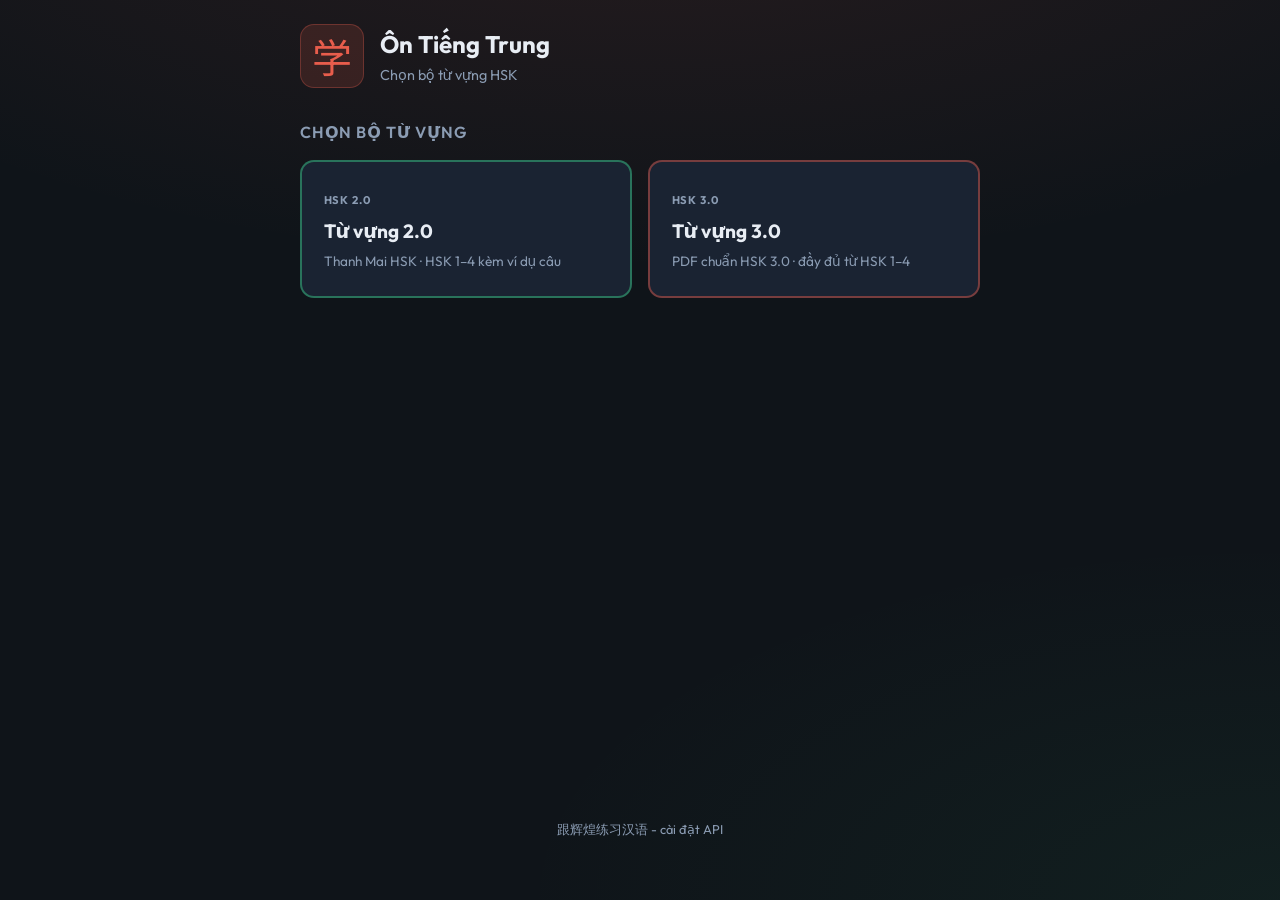
<file: index.html>
<!DOCTYPE html>
<html lang="vi">
<head>
  <meta charset="UTF-8" />
  <meta name="viewport" content="width=device-width, initial-scale=1.0" />
  <title>Ôn Tiếng Trung — Chọn bộ từ</title>
  <link rel="preconnect" href="https://fonts.googleapis.com" />
  <link rel="preconnect" href="https://fonts.gstatic.com" crossorigin />
  <link href="https://fonts.googleapis.com/css2?family=Noto+Sans+SC:wght@400;700&family=Outfit:wght@400;500;600;700&display=swap" rel="stylesheet" />
  <link rel="stylesheet" href="css/style.css?v=10" />
</head>
<body>
  <div class="app">
    <header class="header">
      <div class="logo">
        <span class="logo-hanzi">学</span>
        <div>
          <h1>Ôn Tiếng Trung</h1>
          <p>Chọn bộ từ vựng HSK</p>
        </div>
      </div>
    </header>

    <main class="home">
      <section class="nav-step" id="stepVersion">
        <h2>Chọn bộ từ vựng</h2>
        <div class="version-grid">
          <a class="version-card version-card-2" id="pickV2" href="#">
            <span class="version-tag">HSK 2.0</span>
            <h3>Từ vựng 2.0</h3>
            <p>Thanh Mai HSK · HSK 1–4 kèm ví dụ câu</p>
          </a>
          <a class="version-card version-card-3" id="pickV3" href="#">
            <span class="version-tag">HSK 3.0</span>
            <h3>Từ vựng 3.0</h3>
            <p>PDF chuẩn HSK 3.0 · đầy đủ từ HSK 1–4</p>
          </a>
        </div>
      </section>
    </main>

    <footer class="footer">
      <p>跟辉煌练习汉语 - cài đặt API</p>
    </footer>
  </div>

  <script src="js/config.js?v=10"></script>
  <script src="js/start.js?v=10"></script>
</body>
</html>
</file>
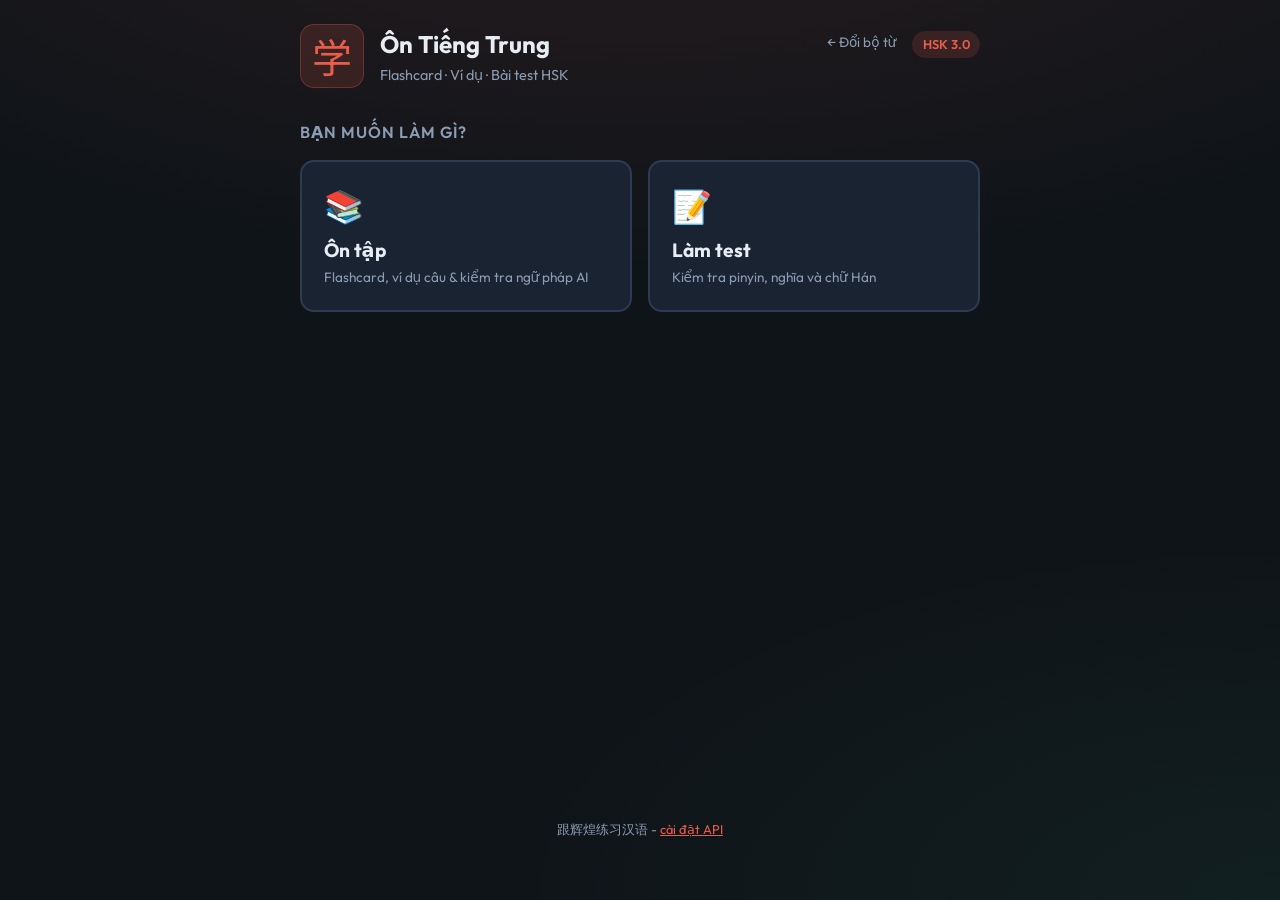
<file: app.html>
<!DOCTYPE html>
<html lang="vi">
<head>
  <meta charset="UTF-8" />
  <meta name="viewport" content="width=device-width, initial-scale=1.0" />
  <title>Ôn Tiếng Trung — HSK</title>
  <meta name="description" content="Ôn tập và làm test từ vựng HSK" />
  <link rel="preconnect" href="https://fonts.googleapis.com" />
  <link rel="preconnect" href="https://fonts.gstatic.com" crossorigin />
  <link href="https://fonts.googleapis.com/css2?family=Noto+Sans+SC:wght@400;700&family=Outfit:wght@400;500;600;700&display=swap" rel="stylesheet" />
  <link rel="stylesheet" href="css/style.css?v=10" />
</head>
<body>
  <div class="app">
    <header class="header">
      <div class="logo">
        <span class="logo-hanzi">学</span>
        <div>
          <h1>Ôn Tiếng Trung</h1>
          <p id="appSubtitle">Flashcard · Ví dụ · Bài test HSK</p>
        </div>
      </div>
      <a href="#" class="version-switch" id="switchVersion">← Đổi bộ từ</a>
      <span class="study-badge" id="versionBadge"></span>
    </header>

    <main class="home">
      <!-- Bước 1: Ôn tập / Làm test -->
      <section class="nav-step" id="stepFlow">
        <h2>Bạn muốn làm gì?</h2>
        <div class="flow-grid">
          <button type="button" class="flow-card" data-flow="study">
            <span class="flow-icon">📚</span>
            <h3>Ôn tập</h3>
            <p>Flashcard, ví dụ câu &amp; kiểm tra ngữ pháp AI</p>
          </button>
          <button type="button" class="flow-card" data-flow="test">
            <span class="flow-icon">📝</span>
            <h3>Làm test</h3>
            <p>Kiểm tra pinyin, nghĩa và chữ Hán</p>
          </button>
        </div>
      </section>

      <!-- Bước 2: Chọn HSK -->
      <section class="nav-step hidden" id="stepLevel">
        <button type="button" class="btn-back-step" id="backToFlow">← Quay lại</button>
        <h2 id="levelStepTitle">Chọn cấp HSK</h2>
        <p class="step-context" id="flowContextLabel"></p>
        <div class="level-grid" id="levelGrid"></div>
      </section>

      <!-- Bước 3: Chọn chế độ con -->
      <section class="nav-step hidden" id="stepMode">
        <button type="button" class="btn-back-step" id="backToLevel">← Chọn cấp khác</button>
        <h2 id="modeStepTitle">Chọn nội dung</h2>
        <p class="step-context" id="selectedLevelLabel"></p>
        <div class="mode-grid" id="modeGrid"></div>
      </section>
    </main>

    <footer class="footer">
      <p id="footerDataNote">跟辉煌练习汉语 - <button type="button" class="link-btn" id="openApiSettings">cài đặt API</button></p>
    </footer>
  </div>

  <dialog class="modal" id="apiModal">
    <form method="dialog" id="apiForm">
      <h3>Cài đặt AI (Gemini)</h3>
      <p class="modal-desc">Dùng để kiểm tra ngữ pháp ở phần <strong>Ví dụ</strong>. Lấy API key miễn phí tại <a href="https://aistudio.google.com/apikey" target="_blank" rel="noopener">Google AI Studio</a>. Key chỉ lưu trên trình duyệt của bạn.</p>
      <label class="field">
        <span>Gemini API Key</span>
        <input type="password" id="apiKeyInput" class="answer-input" placeholder="AIza..." autocomplete="off" />
      </label>
      <div class="modal-actions">
        <button type="button" class="btn btn-ghost" id="apiCancel">Hủy</button>
        <button type="submit" class="btn btn-primary">Lưu</button>
      </div>
    </form>
  </dialog>

  <script src="js/config.js?v=10"></script>
  <script src="js/ai-grammar.js?v=10"></script>
  <script src="js/home.js?v=10"></script>
</body>
</html>
</file>
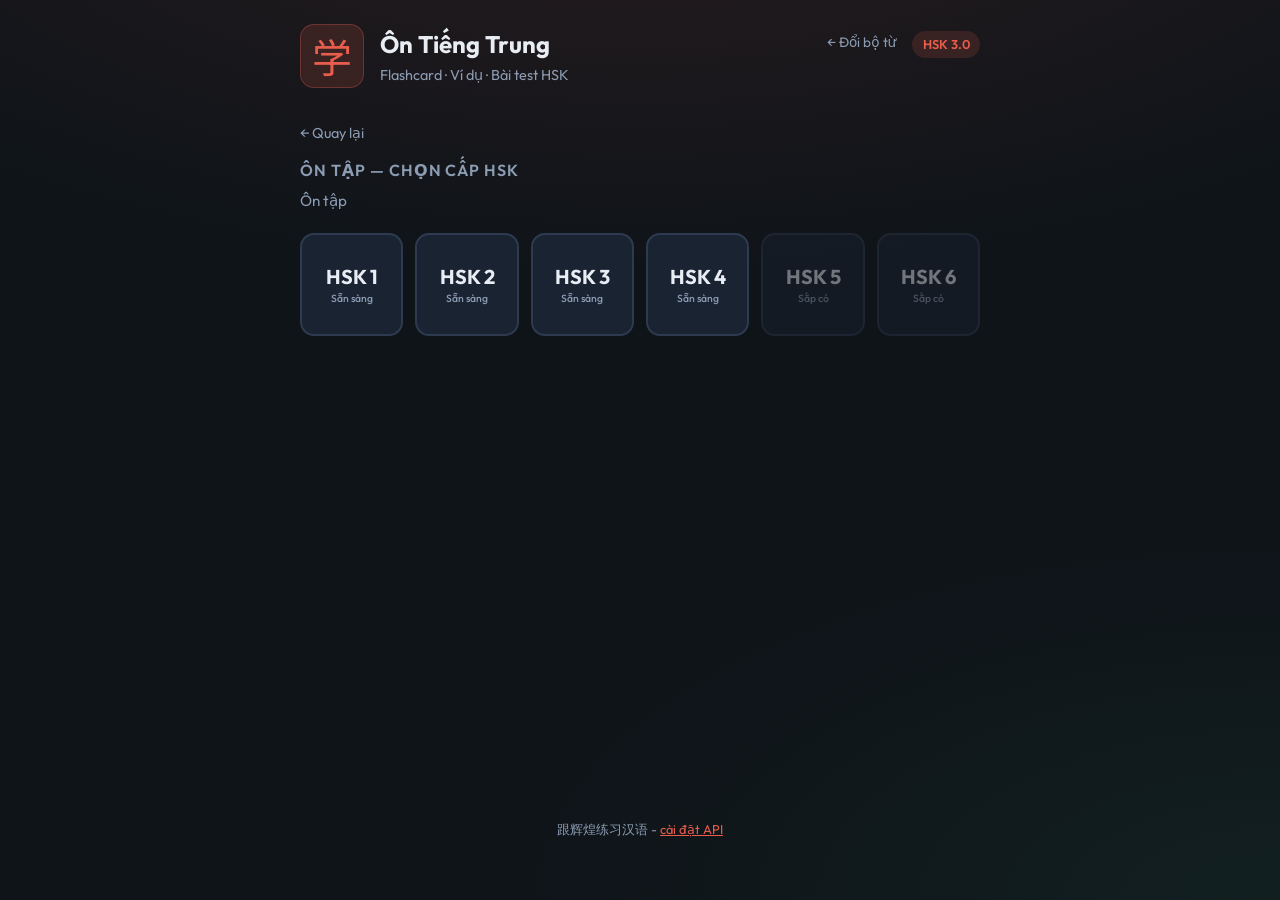
<file: examples.html>
<!DOCTYPE html>
<html lang="vi">
<head>
  <meta charset="UTF-8" />
  <meta name="viewport" content="width=device-width, initial-scale=1.0" />
  <title>Ví dụ — Ôn Tiếng Trung</title>
  <link rel="preconnect" href="https://fonts.googleapis.com" />
  <link rel="preconnect" href="https://fonts.gstatic.com" crossorigin />
  <link href="https://fonts.googleapis.com/css2?family=Noto+Sans+SC:wght@400;700&family=Outfit:wght@400;500;600;700&display=swap" rel="stylesheet" />
  <link rel="stylesheet" href="css/style.css?v=10" />
</head>
<body>
  <div class="app app-study">
    <header class="study-header">
      <a href="#" class="back-link" id="backLink">← Ôn tập</a>
      <span class="study-badge" id="levelBadge"></span>
      <span class="progress-text" id="progressText"></span>
      <button type="button" class="btn btn-ghost btn-sm" id="btnApiSettings">cài đặt API</button>
    </header>

    <main class="examples-main">
      <div class="word-panel">
        <p class="card-label">Từ vựng</p>
        <p class="word-panel-hanzi" id="wordHanzi"></p>
        <p class="word-panel-meta"><span id="wordPinyin"></span> · <span id="wordMeaning"></span></p>
      </div>

      <section class="example-ref">
        <h2>Câu ví dụ</h2>
        <p class="example-zh" id="refExample">…</p>

        <div class="example-meaning-box">
          <p class="example-vi-label">Nghĩa ví dụ</p>
          <p class="example-vi" id="refVi">…</p>
        </div>

        <div class="example-pinyin-box is-collapsed" id="pinyinPanel">
          <p class="example-py-label">Pinyin</p>
          <p class="example-py" id="refPinyin"></p>
        </div>
      </section>

      <section class="example-practice">
        <h2>Tự viết câu</h2>
        <p class="practice-hint">Dùng từ <strong id="hintWord"></strong> để đặt một câu tiếng Trung, rồi nhờ AI kiểm tra ngữ pháp.</p>
        <textarea id="userSentence" class="example-textarea" rows="3" placeholder="Ví dụ: 我很喜欢学习中文。" spellcheck="false"></textarea>
        <button type="button" class="btn btn-primary btn-block" id="btnCheckAi">Kiểm tra ngữ pháp (AI)</button>
      </section>

      <div class="ai-result hidden" id="aiResult">
        <div class="ai-score-row">
          <span class="ai-score" id="aiScore"></span>
          <span class="ai-verdict" id="aiVerdict"></span>
        </div>
        <p class="ai-summary" id="aiSummary"></p>
        <ul class="ai-issues" id="aiIssues"></ul>
        <p class="ai-suggestion" id="aiSuggestion"></p>
      </div>

      <div class="ai-loading hidden" id="aiLoading">Đang kiểm tra với AI…</div>

      <div class="study-controls">
        <button type="button" class="btn btn-ghost" id="btnPrev">← Trước</button>
        <button type="button" class="btn btn-primary" id="btnShuffle">Trộn</button>
        <button type="button" class="btn btn-danger" id="btnTogglePinyin" aria-expanded="false">Pinyin</button>
        <button type="button" class="btn btn-ghost" id="btnNext">Sau →</button>
      </div>
    </main>

    <footer class="footer">
      <p>跟辉煌练习汉语 - cài đặt API</p>
    </footer>
  </div>

  <dialog class="modal" id="apiModal">
    <form method="dialog" id="apiForm">
      <h3>Cài đặt AI (Gemini)</h3>
      <p class="modal-desc">Lấy API key miễn phí tại <a href="https://aistudio.google.com/apikey" target="_blank" rel="noopener">Google AI Studio</a>. Key chỉ lưu trên trình duyệt.</p>
      <label class="field">
        <span>Gemini API Key</span>
        <input type="password" id="apiKeyInput" class="answer-input" autocomplete="off" />
      </label>
      <div class="modal-actions">
        <button type="button" class="btn btn-ghost" id="apiCancel">Hủy</button>
        <button type="submit" class="btn btn-primary">Lưu</button>
      </div>
    </form>
  </dialog>

  <script src="js/config.js?v=10"></script>
  <script src="js/data.js?v=10"></script>
  <script src="js/ai-grammar.js?v=10"></script>
  <script src="js/examples.js?v=10"></script>
</body>
</html>
</file>
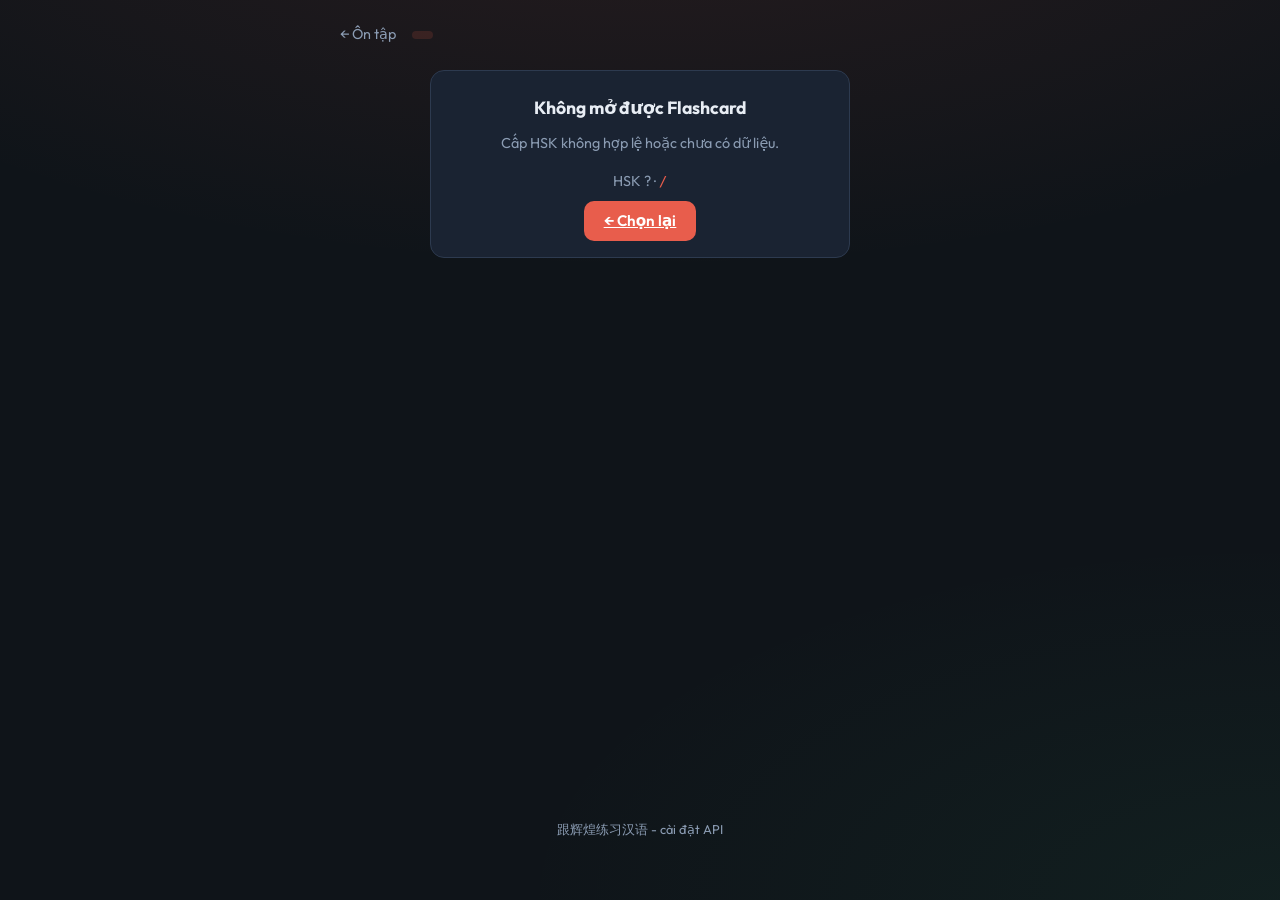
<file: flashcards.html>
<!DOCTYPE html>
<html lang="vi">
<head>
  <meta charset="UTF-8" />
  <meta name="viewport" content="width=device-width, initial-scale=1.0" />
  <title>Flashcard — Ôn Tiếng Trung</title>
  <link rel="preconnect" href="https://fonts.googleapis.com" />
  <link rel="preconnect" href="https://fonts.gstatic.com" crossorigin />
  <link href="https://fonts.googleapis.com/css2?family=Noto+Sans+SC:wght@400;700&family=Outfit:wght@400;500;600;700&display=swap" rel="stylesheet" />
  <link rel="stylesheet" href="css/style.css?v=10" />
</head>
<body>
  <div class="app app-study">
    <header class="study-header">
      <a href="#" class="back-link" id="backLink">← Ôn tập</a>
      <span class="study-badge" id="levelBadge"></span>
      <span class="progress-text" id="progressText"></span>
    </header>

    <main class="flashcard-main">
      <div class="card-scene">
        <div class="flashcard flashcard-tall" id="flashcard" tabindex="0" role="button" aria-label="Lật thẻ">
          <div class="flashcard-face flashcard-front">
            <span class="card-label">Hán tự</span>
            <p class="card-hanzi" id="cardHanzi"></p>
            <p class="flip-hint flip-hint-front">Chạm để lật → xem pinyin, nghĩa &amp; ví dụ</p>
          </div>
          <div class="flashcard-face flashcard-back">
            <div class="card-back-scroll">
              <span class="card-label">Pinyin từ</span>
              <p class="card-pinyin" id="cardPinyin"></p>
              <span class="card-label">Nghĩa từ</span>
              <p class="card-meaning" id="cardMeaning"></p>

              <div class="card-example-block" id="cardExampleBlock">
                <hr class="card-divider" />
                <span class="card-label">Câu ví dụ</span>
                <p class="card-ex-zh" id="refExample"></p>
                <div class="example-meaning-box example-meaning-compact">
                  <p class="example-vi-label">Nghĩa ví dụ</p>
                  <p class="example-vi" id="refVi"></p>
                </div>
              </div>
            </div>
          </div>
        </div>
      </div>
      <div class="example-pinyin-box is-collapsed" id="pinyinPanel">
        <p class="example-py-label">Pinyin câu ví dụ</p>
        <p class="example-py" id="refPinyin"></p>
      </div>

      <p class="flip-hint">Space hoặc chạm thẻ để lật</p>

      <div class="study-controls">
        <button type="button" class="btn btn-ghost" id="btnPrev">← Trước</button>
        <button type="button" class="btn btn-primary" id="btnShuffle">Trộn</button>
        <button type="button" class="btn btn-danger" id="btnTogglePinyin" aria-expanded="false">Pinyin</button>
        <button type="button" class="btn btn-ghost" id="btnNext">Sau →</button>
      </div>
    </main>

    <footer class="footer">
      <p>跟辉煌练习汉语 - cài đặt API</p>
    </footer>
  </div>
  <script src="js/config.js?v=10"></script>
  <script src="js/data.js?v=10"></script>
  <script src="js/flashcards.js?v=10"></script>
</body>
</html>
</file>
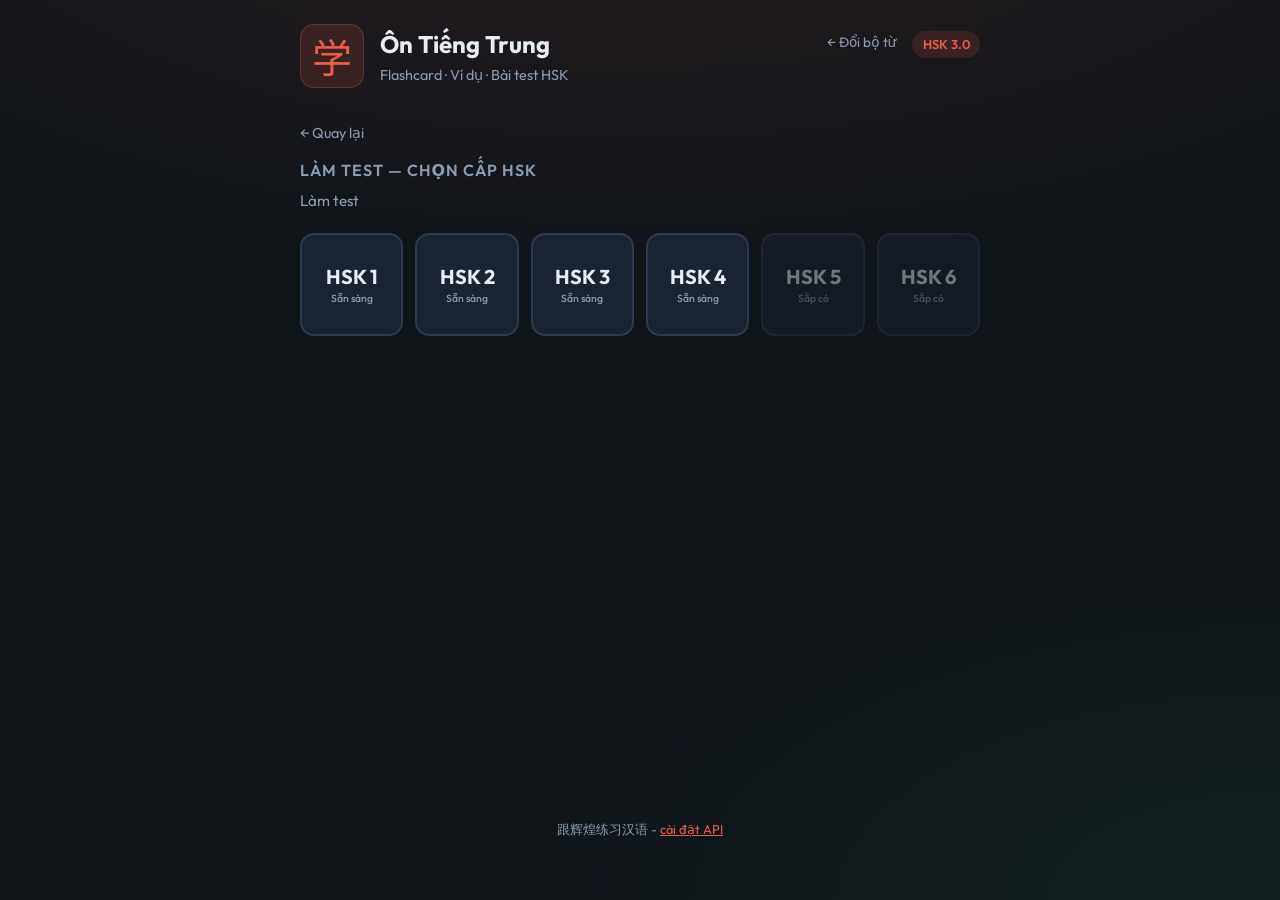
<file: test.html>
<!DOCTYPE html>
<html lang="vi">
<head>
  <meta charset="UTF-8" />
  <meta name="viewport" content="width=device-width, initial-scale=1.0" />
  <title>Test — Ôn Tiếng Trung</title>
  <link rel="preconnect" href="https://fonts.googleapis.com" />
  <link rel="preconnect" href="https://fonts.gstatic.com" crossorigin />
  <link href="https://fonts.googleapis.com/css2?family=Noto+Sans+SC:wght@400;700&family=Outfit:wght@400;500;600;700&display=swap" rel="stylesheet" />
  <link rel="stylesheet" href="css/style.css" />
</head>
<body>
  <div class="app app-study">
    <header class="study-header">
      <a href="#" class="back-link" id="backLink">← Làm test</a>
      <span class="study-badge" id="levelBadge"></span>
      <span class="study-badge study-badge-mode" id="modeBadge"></span>
    </header>

    <main class="test-main" id="testMain">
      <div class="test-setup hidden" id="testSetup">
        <h2>Cài đặt bài test</h2>
        <label class="field">
          <span>Số câu</span>
          <select id="questionCount">
            <option value="10">10</option>
            <option value="20" selected>20</option>
            <option value="30">30</option>
            <option value="50">50</option>
          </select>
        </label>
        <label class="field" id="answerTypeField">
          <span>Loại đáp án (Hán tự →)</span>
          <select id="answerType">
            <option value="pinyin">Pinyin</option>
            <option value="vietnamese">Tiếng Việt</option>
          </select>
        </label>
        <button type="button" class="btn btn-primary btn-block" id="btnStart">Bắt đầu</button>
      </div>

      <div class="test-quiz hidden" id="testQuiz">
        <div class="quiz-progress">
          <div class="quiz-progress-bar"><div class="quiz-progress-fill" id="progressBar"></div></div>
          <span id="quizProgressText"></span>
        </div>
        <div class="quiz-prompt">
          <span class="card-label" id="promptLabel"></span>
          <p class="quiz-question" id="quizQuestion"></p>
        </div>
        <form id="answerForm" class="answer-form">
          <input type="text" id="answerInput" class="answer-input" autocomplete="off" spellcheck="false" placeholder="Nhập câu trả lời..." />
          <button type="submit" class="btn btn-primary">Kiểm tra</button>
        </form>
        <div class="quiz-feedback hidden" id="quizFeedback">
          <p id="feedbackText"></p>
          <p class="correct-answer" id="correctAnswer"></p>
          <button type="button" class="btn btn-primary" id="btnNextQ">Câu tiếp →</button>
        </div>
      </div>

      <div class="test-result hidden" id="testResult">
        <h2>Kết quả</h2>
        <p class="result-score" id="resultScore"></p>
        <ul class="result-list" id="resultList"></ul>
        <button type="button" class="btn btn-primary" id="btnRetry">Làm lại</button>
        <a href="#" class="btn btn-ghost" id="resultHomeLink">Về trang chủ</a>
      </div>
    </main>

    <footer class="footer">
      <p>跟辉煌练习汉语 - cài đặt API</p>
    </footer>
  </div>
  <script src="js/config.js?v=10"></script>
  <script src="js/data.js?v=10"></script>
  <script src="js/test.js?v=10"></script>
</body>
</html>
</file>
<file: css/style.css>
:root {
  --bg: #0f1419;
  --surface: #1a2332;
  --surface-hover: #243044;
  --border: #2d3a4f;
  --text: #e8edf4;
  --text-muted: #8b9cb3;
  --accent: #e85d4c;
  --accent-soft: rgba(232, 93, 76, 0.15);
  --success: #3dd68c;
  --error: #f07178;
  --hanzi: #ffd166;
  --radius: 14px;
  --shadow: 0 12px 40px rgba(0, 0, 0, 0.35);
  font-family: "Outfit", system-ui, sans-serif;
}

*,
*::before,
*::after {
  box-sizing: border-box;
}

body {
  margin: 0;
  min-height: 100vh;
  background: var(--bg);
  background-image:
    radial-gradient(ellipse 80% 50% at 50% -20%, rgba(232, 93, 76, 0.12), transparent),
    radial-gradient(ellipse 60% 40% at 100% 100%, rgba(61, 214, 140, 0.06), transparent);
  color: var(--text);
  line-height: 1.5;
}

.app {
  max-width: 720px;
  margin: 0 auto;
  padding: 1.5rem 1.25rem 3rem;
  min-height: 100vh;
  display: flex;
  flex-direction: column;
}

.header {
  margin-bottom: 2rem;
  display: flex;
  flex-wrap: wrap;
  align-items: flex-start;
  gap: 0.75rem 1rem;
}

.header .logo {
  flex: 1;
  min-width: 200px;
}

.version-switch {
  font-size: 0.85rem;
  color: var(--text-muted);
  text-decoration: none;
  margin-top: 0.5rem;
}

.version-switch:hover {
  color: var(--accent);
}

#versionBadge {
  margin-top: 0.45rem;
}

.version-grid {
  display: grid;
  grid-template-columns: 1fr 1fr;
  gap: 1rem;
}

@media (max-width: 520px) {
  .version-grid {
    grid-template-columns: 1fr;
  }
}

.version-card {
  display: block;
  padding: 1.5rem 1.35rem;
  background: var(--surface);
  border: 2px solid var(--border);
  border-radius: var(--radius);
  text-decoration: none;
  color: inherit;
  transition: border-color 0.2s, transform 0.15s, background 0.2s;
}

.version-card:hover {
  transform: translateY(-2px);
}

.version-card-2:hover,
.version-card-2 {
  border-color: rgba(61, 214, 140, 0.45);
}

.version-card-2:hover {
  background: rgba(61, 214, 140, 0.08);
}

.version-card-3:hover,
.version-card-3 {
  border-color: rgba(232, 93, 76, 0.45);
}

.version-card-3:hover {
  background: var(--accent-soft);
}

.version-tag {
  display: inline-block;
  font-size: 0.7rem;
  font-weight: 700;
  text-transform: uppercase;
  letter-spacing: 0.08em;
  color: var(--text-muted);
  margin-bottom: 0.5rem;
}

.version-card h3 {
  margin: 0 0 0.35rem;
  font-size: 1.2rem;
}

.version-card p {
  margin: 0;
  font-size: 0.85rem;
  color: var(--text-muted);
}

.logo {
  display: flex;
  align-items: center;
  gap: 1rem;
}

.logo-hanzi {
  font-family: "Noto Sans SC", serif;
  font-size: 2.5rem;
  width: 4rem;
  height: 4rem;
  display: flex;
  align-items: center;
  justify-content: center;
  background: var(--accent-soft);
  color: var(--accent);
  border-radius: var(--radius);
  border: 1px solid rgba(232, 93, 76, 0.3);
}

.logo h1 {
  margin: 0;
  font-size: 1.5rem;
  font-weight: 700;
}

.logo p {
  margin: 0.2rem 0 0;
  color: var(--text-muted);
  font-size: 0.9rem;
}

.home {
  flex: 1;
}

.nav-step.hidden {
  display: none;
}

.nav-step {
  animation: fadeIn 0.3s ease;
}

.btn-back-step {
  font-family: inherit;
  font-size: 0.9rem;
  color: var(--text-muted);
  background: none;
  border: none;
  padding: 0;
  margin-bottom: 1rem;
  cursor: pointer;
}

.btn-back-step:hover {
  color: var(--accent);
}

.step-context {
  color: var(--text-muted);
  margin: -0.5rem 0 1.25rem;
  font-size: 0.95rem;
}

.flow-grid {
  display: grid;
  grid-template-columns: 1fr 1fr;
  gap: 1rem;
}

@media (max-width: 420px) {
  .flow-grid {
    grid-template-columns: 1fr;
  }
}

.flow-card {
  display: flex;
  flex-direction: column;
  align-items: flex-start;
  text-align: left;
  padding: 1.5rem 1.35rem;
  background: var(--surface);
  border: 2px solid var(--border);
  border-radius: var(--radius);
  color: inherit;
  font-family: inherit;
  cursor: pointer;
  transition: border-color 0.2s, background 0.2s, transform 0.15s;
}

.flow-card:hover {
  border-color: var(--accent);
  background: var(--surface-hover);
  transform: translateY(-2px);
}

.flow-icon {
  font-size: 2rem;
}

.flow-card h3 {
  margin: 0.75rem 0 0.35rem;
  font-size: 1.2rem;
}

.flow-card p {
  margin: 0;
  font-size: 0.85rem;
  color: var(--text-muted);
}

.nav-step h2 {
  font-size: 1rem;
  font-weight: 600;
  color: var(--text-muted);
  text-transform: uppercase;
  letter-spacing: 0.06em;
  margin: 0 0 1rem;
}

.link-btn {
  font-family: inherit;
  font-size: inherit;
  color: var(--accent);
  background: none;
  border: none;
  padding: 0;
  cursor: pointer;
  text-decoration: underline;
}

.level-section h2,
.mode-section h2 {
  font-size: 1rem;
  font-weight: 600;
  color: var(--text-muted);
  text-transform: uppercase;
  letter-spacing: 0.06em;
  margin: 0 0 1rem;
}

.level-grid {
  display: grid;
  grid-template-columns: repeat(3, 1fr);
  gap: 0.75rem;
}

@media (min-width: 480px) {
  .level-grid {
    grid-template-columns: repeat(6, 1fr);
  }
}

.level-btn {
  aspect-ratio: 1;
  border: 2px solid var(--border);
  background: var(--surface);
  color: var(--text);
  border-radius: var(--radius);
  font-family: inherit;
  font-size: 1.25rem;
  font-weight: 700;
  cursor: pointer;
  transition: border-color 0.2s, background 0.2s, transform 0.15s;
}

.level-btn:hover:not(:disabled) {
  border-color: var(--accent);
  background: var(--surface-hover);
  transform: translateY(-2px);
}

.level-btn.active {
  border-color: var(--accent);
  background: var(--accent-soft);
  color: var(--accent);
}

.level-btn:disabled {
  opacity: 0.45;
  cursor: not-allowed;
}

.level-btn .level-sub {
  display: block;
  font-size: 0.65rem;
  font-weight: 500;
  color: var(--text-muted);
  margin-top: 0.15rem;
}

.mode-section {
  margin-top: 2rem;
  animation: fadeIn 0.3s ease;
}

.mode-section.hidden {
  display: none;
}

.selected-level {
  color: var(--text-muted);
  margin: 0 0 1.25rem;
}

.selected-level strong {
  color: var(--hanzi);
}

.mode-grid {
  display: flex;
  flex-direction: column;
  gap: 0.75rem;
}

.mode-card {
  display: block;
  padding: 1.25rem 1.35rem;
  background: var(--surface);
  border: 1px solid var(--border);
  border-radius: var(--radius);
  text-decoration: none;
  color: inherit;
  transition: border-color 0.2s, background 0.2s;
}

.mode-card:hover {
  border-color: var(--accent);
  background: var(--surface-hover);
}

.mode-icon {
  font-size: 1.5rem;
}

.mode-card h3 {
  margin: 0.5rem 0 0.25rem;
  font-size: 1.05rem;
}

.mode-card p {
  margin: 0;
  font-size: 0.85rem;
  color: var(--text-muted);
}

.btn {
  font-family: inherit;
  font-size: 0.95rem;
  font-weight: 600;
  padding: 0.65rem 1.25rem;
  border-radius: 10px;
  border: none;
  cursor: pointer;
  transition: opacity 0.2s, transform 0.15s;
}

.btn:active {
  transform: scale(0.98);
}

.btn-primary {
  background: var(--accent);
  color: #fff;
}

.btn-primary:hover {
  opacity: 0.9;
}

.btn-danger {
  background: #e63946;
  color: #fff;
  border: 2px solid #e63946;
  font-weight: 700;
}

.btn-danger:hover:not(:disabled) {
  background: #d62839;
  border-color: #d62839;
}

.btn-danger.is-open {
  background: #9d0208;
  border-color: #9d0208;
}

.btn-danger:disabled {
  opacity: 0.4;
  cursor: not-allowed;
}

.btn-ghost {
  background: transparent;
  color: var(--text-muted);
  border: 1px solid var(--border);
  margin-top: 1rem;
}

.btn-ghost:hover {
  color: var(--text);
  border-color: var(--text-muted);
}

.btn-block {
  width: 100%;
  margin-top: 0.5rem;
}

.footer {
  margin-top: auto;
  padding-top: 2rem;
  text-align: center;
  font-size: 0.8rem;
  color: var(--text-muted);
}

/* Study pages */
.app-study {
  max-width: 640px;
}

.study-header {
  display: flex;
  flex-wrap: wrap;
  align-items: center;
  gap: 0.5rem 1rem;
  margin-bottom: 1.5rem;
}

.back-link {
  color: var(--text-muted);
  text-decoration: none;
  font-size: 0.9rem;
}

.back-link:hover {
  color: var(--accent);
}

.study-badge {
  background: var(--accent-soft);
  color: var(--accent);
  padding: 0.25rem 0.65rem;
  border-radius: 999px;
  font-size: 0.8rem;
  font-weight: 600;
}

.study-badge-mode {
  background: rgba(61, 214, 140, 0.15);
  color: var(--success);
}

.progress-text {
  margin-left: auto;
  font-size: 0.85rem;
  color: var(--text-muted);
}

/* Flashcard */
.flashcard-main {
  flex: 1;
  display: flex;
  flex-direction: column;
  align-items: center;
  width: 100%;
}

.flashcard-example {
  width: 100%;
  max-width: 420px;
  margin-top: 0.5rem;
}

.card-scene {
  perspective: 1200px;
  width: 100%;
  max-width: 420px;
  margin: 1rem 0;
}

.flashcard {
  position: relative;
  width: 100%;
  min-height: 280px;
  transform-style: preserve-3d;
  transition: transform 0.55s cubic-bezier(0.4, 0.2, 0.2, 1);
  cursor: pointer;
  outline: none;
}

.flashcard.flashcard-tall {
  min-height: 420px;
}

.flashcard.flipped {
  transform: rotateY(180deg);
}

.flashcard-face {
  position: absolute;
  inset: 0;
  backface-visibility: hidden;
  -webkit-backface-visibility: hidden;
  display: flex;
  flex-direction: column;
  align-items: center;
  justify-content: center;
  padding: 2rem 1.5rem;
  background: var(--surface);
  border: 1px solid var(--border);
  border-radius: var(--radius);
  box-shadow: var(--shadow);
}

.flashcard-back {
  transform: rotateY(180deg);
  align-items: stretch;
  justify-content: flex-start;
}

.card-back-scroll {
  width: 100%;
  max-height: 100%;
  overflow-y: auto;
  text-align: center;
  padding: 0.25rem 0;
}

.card-divider {
  border: none;
  border-top: 1px solid var(--border);
  margin: 1rem 0 0.75rem;
}

.card-example-block {
  width: 100%;
  text-align: left;
  margin-top: 0.25rem;
}

.card-ex-zh {
  font-family: "Noto Sans SC", serif;
  font-size: 1.05rem;
  line-height: 1.55;
  margin: 0 0 0.75rem;
  color: var(--hanzi);
  text-align: center;
}

.example-meaning-compact {
  margin-top: 0;
  padding: 0.75rem 0.85rem;
}

.btn-pinyin-sm {
  font-size: 0.9rem;
  padding: 0.6rem 0.85rem;
}

.flip-hint-front {
  margin-top: 1rem;
  font-size: 0.8rem;
  color: var(--text-muted);
}

.card-label {
  font-size: 0.7rem;
  text-transform: uppercase;
  letter-spacing: 0.08em;
  color: var(--text-muted);
  margin-bottom: 0.35rem;
}

.card-hanzi {
  font-family: "Noto Sans SC", serif;
  font-size: clamp(3rem, 12vw, 4.5rem);
  font-weight: 700;
  color: var(--hanzi);
  margin: 0;
  line-height: 1.2;
}

.card-pinyin {
  font-size: 1.75rem;
  color: var(--accent);
  margin: 0 0 1rem;
}

.card-meaning {
  font-size: 1.15rem;
  text-align: center;
  margin: 0;
  max-width: 90%;
}

.card-example {
  margin-top: 1rem;
  font-size: 0.85rem;
  color: var(--text-muted);
  text-align: center;
  font-family: "Noto Sans SC", serif;
}

.card-example.hidden {
  display: none;
}

.flip-hint {
  font-size: 0.8rem;
  color: var(--text-muted);
  margin: 0 0 1.5rem;
}

.study-controls {
  display: flex;
  gap: 0.5rem;
  flex-wrap: wrap;
  justify-content: center;
  align-items: center;
  width: 100%;
  max-width: 420px;
}

.study-controls .btn {
  margin-top: 0;
  min-width: 4.5rem;
}

.study-controls .btn-danger {
  min-width: 5.5rem;
  padding-left: 1rem;
  padding-right: 1rem;
}

.flashcard-main .example-pinyin-box {
  width: 100%;
  max-width: 420px;
}

.load-error {
  width: 100%;
  max-width: 420px;
  padding: 1.5rem;
  background: var(--surface);
  border: 1px solid var(--border);
  border-radius: var(--radius);
  text-align: center;
}

.load-error h2 {
  margin: 0 0 0.75rem;
  font-size: 1.1rem;
}

.load-error p {
  margin: 0 0 1rem;
  color: var(--text-muted);
  font-size: 0.9rem;
}

.load-error-meta {
  font-size: 0.75rem;
  word-break: break-all;
}

.load-error code {
  color: var(--accent);
}

/* Test */
.test-main {
  flex: 1;
}

.test-setup h2,
.test-result h2 {
  margin: 0 0 1.25rem;
  font-size: 1.25rem;
}

.field {
  display: block;
  margin-bottom: 1rem;
}

.field span {
  display: block;
  font-size: 0.85rem;
  color: var(--text-muted);
  margin-bottom: 0.35rem;
}

.field select {
  width: 100%;
  padding: 0.65rem 0.85rem;
  font-family: inherit;
  font-size: 1rem;
  background: var(--surface);
  border: 1px solid var(--border);
  border-radius: 10px;
  color: var(--text);
}

.hidden {
  display: none !important;
}

.quiz-progress {
  margin-bottom: 1.5rem;
}

.quiz-progress-bar {
  height: 6px;
  background: var(--border);
  border-radius: 999px;
  overflow: hidden;
  margin-bottom: 0.5rem;
}

.quiz-progress-fill {
  height: 100%;
  width: 0%;
  background: var(--accent);
  border-radius: 999px;
  transition: width 0.3s ease;
}

#quizProgressText {
  font-size: 0.85rem;
  color: var(--text-muted);
}

.quiz-prompt {
  background: var(--surface);
  border: 1px solid var(--border);
  border-radius: var(--radius);
  padding: 2rem 1.5rem;
  text-align: center;
  margin-bottom: 1.5rem;
  min-height: 160px;
  display: flex;
  flex-direction: column;
  align-items: center;
  justify-content: center;
}

.quiz-question {
  margin: 0;
  font-family: "Noto Sans SC", serif;
  font-size: clamp(2.5rem, 10vw, 3.5rem);
  font-weight: 700;
  color: var(--hanzi);
}

.quiz-question.prompt-vi {
  font-family: "Outfit", sans-serif;
  font-size: 1.35rem;
  color: var(--text);
  font-weight: 500;
}

.quiz-question.prompt-pinyin {
  font-family: "Outfit", sans-serif;
  font-size: 2rem;
  color: var(--accent);
  font-weight: 600;
}

.answer-form {
  display: flex;
  flex-direction: column;
  gap: 0.75rem;
}

.answer-input {
  width: 100%;
  padding: 0.85rem 1rem;
  font-size: 1.1rem;
  font-family: inherit;
  background: var(--surface);
  border: 2px solid var(--border);
  border-radius: 10px;
  color: var(--text);
}

.answer-input:focus {
  outline: none;
  border-color: var(--accent);
}

.quiz-feedback {
  margin-top: 1rem;
  padding: 1rem;
  border-radius: var(--radius);
}

.quiz-feedback.correct {
  background: rgba(61, 214, 140, 0.12);
  border: 1px solid rgba(61, 214, 140, 0.35);
}

.quiz-feedback.wrong {
  background: rgba(240, 113, 120, 0.12);
  border: 1px solid rgba(240, 113, 120, 0.35);
}

#feedbackText {
  margin: 0 0 0.5rem;
  font-weight: 600;
}

.correct-answer {
  margin: 0 0 1rem;
  color: var(--text-muted);
  font-size: 0.95rem;
}

.result-score {
  font-size: 2rem;
  font-weight: 700;
  color: var(--hanzi);
  margin: 0 0 1.5rem;
}

.result-list {
  list-style: none;
  padding: 0;
  margin: 0 0 1.5rem;
  max-height: 280px;
  overflow-y: auto;
}

.result-list li {
  padding: 0.5rem 0;
  border-bottom: 1px solid var(--border);
  font-size: 0.9rem;
  color: var(--text-muted);
}

.result-list .wrong-q {
  color: var(--error);
}

.btn-sm {
  margin-top: 0;
  padding: 0.35rem 0.75rem;
  font-size: 0.8rem;
}

/* Examples + AI */
.examples-main {
  flex: 1;
  display: flex;
  flex-direction: column;
  gap: 1.25rem;
}

.word-panel {
  background: var(--surface);
  border: 1px solid var(--border);
  border-radius: var(--radius);
  padding: 1.25rem;
  text-align: center;
}

.word-panel-hanzi {
  font-family: "Noto Sans SC", serif;
  font-size: 2.5rem;
  font-weight: 700;
  color: var(--hanzi);
  margin: 0.25rem 0;
}

.word-panel-meta {
  margin: 0;
  color: var(--text-muted);
  font-size: 0.95rem;
}

.example-ref,
.example-practice {
  background: var(--surface);
  border: 1px solid var(--border);
  border-radius: var(--radius);
  padding: 1.25rem;
}

.example-ref h2,
.example-practice h2 {
  margin: 0 0 0.75rem;
  font-size: 0.85rem;
  text-transform: uppercase;
  letter-spacing: 0.06em;
  color: var(--text-muted);
}

.example-zh {
  font-family: "Noto Sans SC", serif;
  font-size: 1.25rem;
  margin: 0 0 0.5rem;
  line-height: 1.6;
}

.example-meaning-box {
  margin-top: 1.25rem;
  padding: 1rem 1.1rem;
  background: rgba(61, 214, 140, 0.12);
  border: 1px solid rgba(61, 214, 140, 0.4);
  border-radius: 12px;
}

.example-vi-label,
.example-py-label {
  margin: 0 0 0.5rem;
  font-size: 0.75rem;
  font-weight: 700;
  text-transform: uppercase;
  letter-spacing: 0.08em;
  color: var(--success);
}

.example-vi {
  margin: 0;
  color: var(--text);
  font-size: 1.05rem;
  line-height: 1.6;
  font-weight: 500;
}

.btn-pinyin-toggle {
  display: block;
  width: 100%;
  margin-top: 1rem;
  font-family: inherit;
  font-size: 1rem;
  font-weight: 600;
  padding: 0.75rem 1rem;
  border-radius: 10px;
  border: 2px solid var(--accent);
  background: var(--accent-soft);
  color: var(--accent);
  cursor: pointer;
  transition: background 0.2s, transform 0.15s;
}

.btn-pinyin-toggle:hover:not(:disabled) {
  background: rgba(232, 93, 76, 0.25);
  transform: translateY(-1px);
}

.btn-pinyin-toggle.is-open {
  background: var(--accent);
  color: #fff;
}

.btn-pinyin-toggle:disabled {
  opacity: 0.5;
  cursor: not-allowed;
}

.example-pinyin-box {
  margin-top: 0.75rem;
  padding: 1rem 1.1rem;
  background: rgba(232, 93, 76, 0.1);
  border: 1px solid rgba(232, 93, 76, 0.35);
  border-radius: 12px;
  animation: fadeIn 0.25s ease;
}

.example-pinyin-box.is-collapsed {
  display: none;
}

.example-py-label {
  color: var(--accent);
}

.example-py {
  margin: 0;
  color: var(--accent);
  font-size: 1rem;
  line-height: 1.55;
}

.practice-hint {
  margin: 0 0 0.75rem;
  font-size: 0.9rem;
  color: var(--text-muted);
}

.example-textarea {
  width: 100%;
  padding: 0.85rem 1rem;
  font-size: 1.1rem;
  font-family: "Noto Sans SC", serif;
  background: var(--bg);
  border: 2px solid var(--border);
  border-radius: 10px;
  color: var(--text);
  resize: vertical;
  margin-bottom: 0.75rem;
}

.example-textarea:focus {
  outline: none;
  border-color: var(--accent);
}

.ai-loading {
  text-align: center;
  color: var(--text-muted);
  font-size: 0.9rem;
}

.ai-result {
  padding: 1rem 1.15rem;
  border-radius: var(--radius);
  border: 1px solid var(--border);
}

.ai-result.ai-pass {
  background: rgba(61, 214, 140, 0.1);
  border-color: rgba(61, 214, 140, 0.35);
}

.ai-result.ai-fail {
  background: rgba(240, 113, 120, 0.1);
  border-color: rgba(240, 113, 120, 0.35);
}

.ai-score-row {
  display: flex;
  align-items: center;
  gap: 0.75rem;
  margin-bottom: 0.5rem;
}

.ai-score {
  font-size: 1.5rem;
  font-weight: 700;
  color: var(--hanzi);
}

.ai-verdict {
  font-weight: 600;
  font-size: 0.9rem;
}

.ai-pass .ai-verdict {
  color: var(--success);
}

.ai-fail .ai-verdict {
  color: var(--error);
}

.ai-result.ai-error .ai-summary {
  color: var(--text);
  font-size: 0.95rem;
}

.ai-summary {
  margin: 0 0 0.75rem;
}

.ai-issues {
  margin: 0 0 0.75rem;
  padding-left: 1.25rem;
  color: var(--text-muted);
  font-size: 0.9rem;
}

.ai-suggestion {
  margin: 0;
  font-family: "Noto Sans SC", serif;
  font-size: 1rem;
  color: var(--accent);
}

.modal {
  border: 1px solid var(--border);
  border-radius: var(--radius);
  padding: 0;
  background: var(--surface);
  color: var(--text);
  max-width: 420px;
  width: calc(100% - 2rem);
}

.modal::backdrop {
  background: rgba(0, 0, 0, 0.6);
}

.modal form {
  padding: 1.5rem;
}

.modal h3 {
  margin: 0 0 0.5rem;
}

.modal-desc {
  font-size: 0.85rem;
  color: var(--text-muted);
  margin: 0 0 1rem;
}

.modal-desc a {
  color: var(--accent);
}

.modal-actions {
  display: flex;
  gap: 0.75rem;
  justify-content: flex-end;
  margin-top: 1rem;
}

.modal-actions .btn-ghost {
  margin-top: 0;
}

@keyframes fadeIn {
  from {
    opacity: 0;
    transform: translateY(8px);
  }
  to {
    opacity: 1;
    transform: translateY(0);
  }
}
</file>
